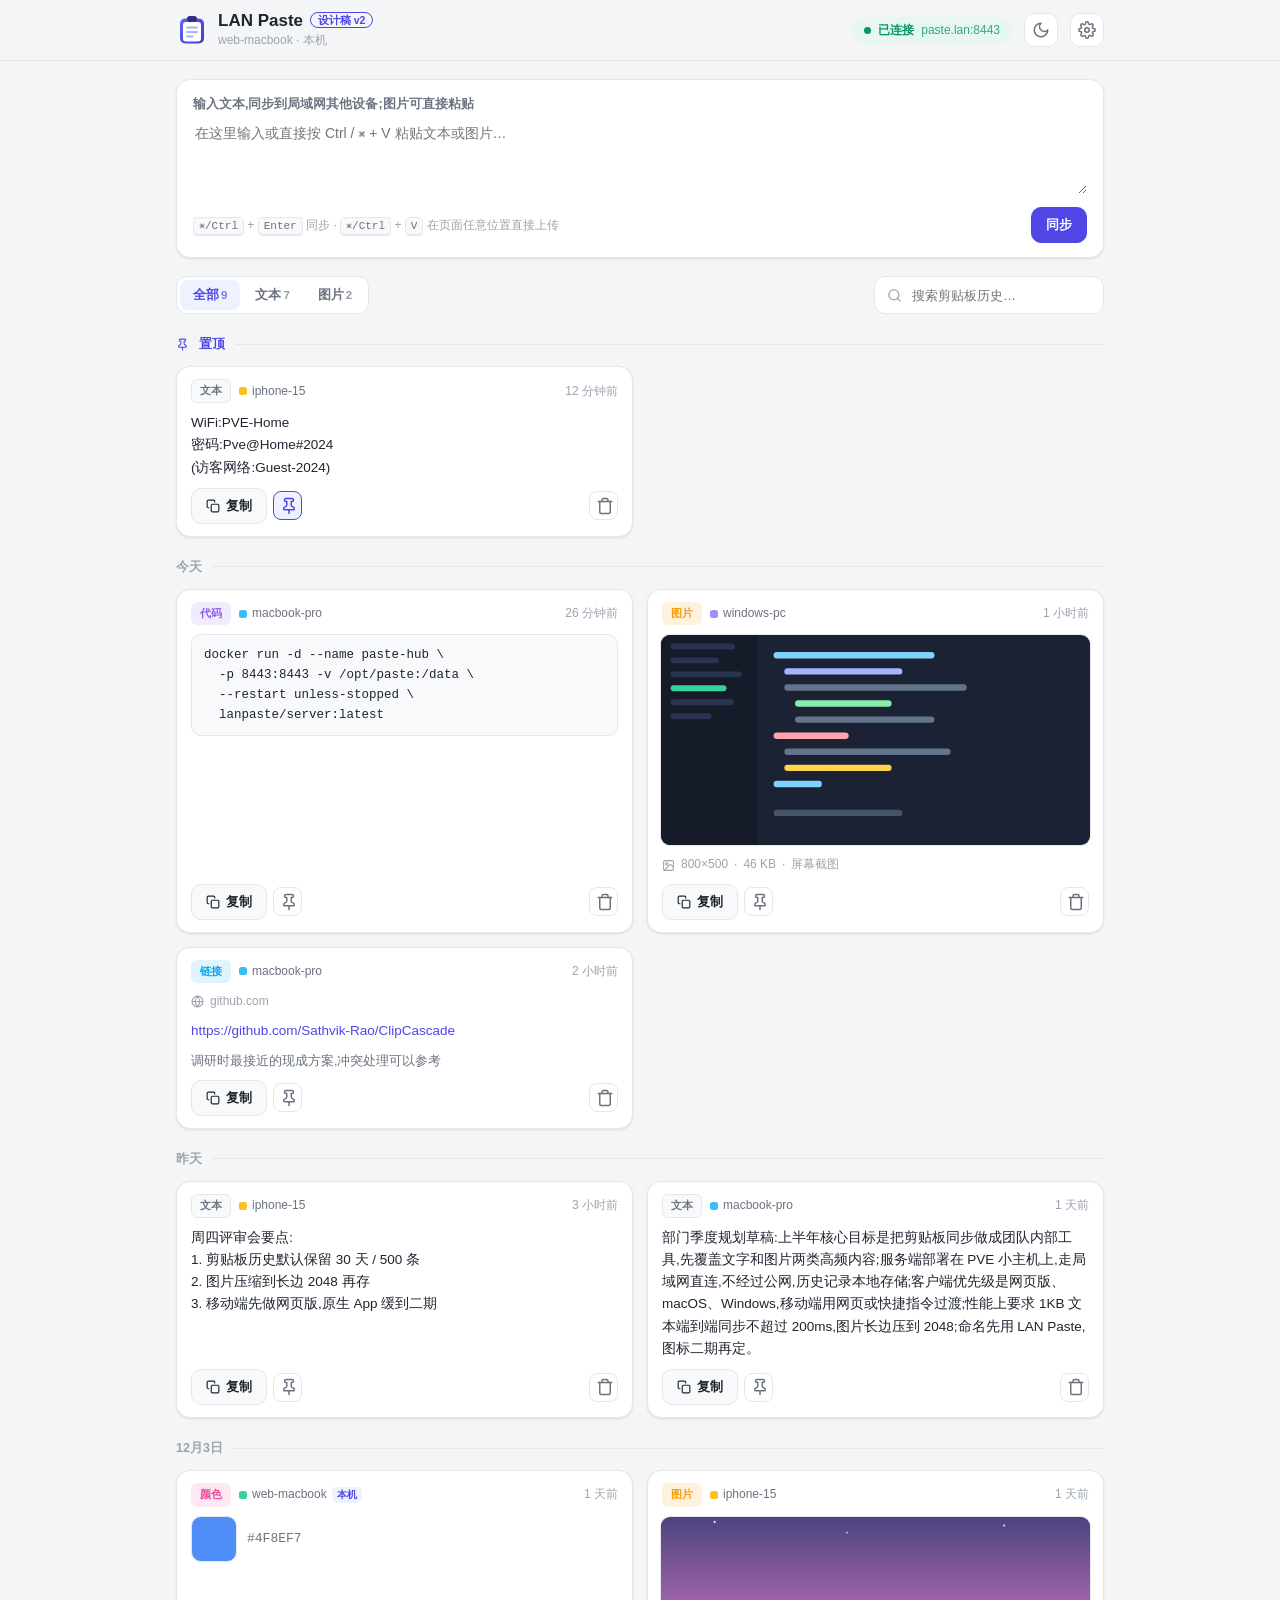
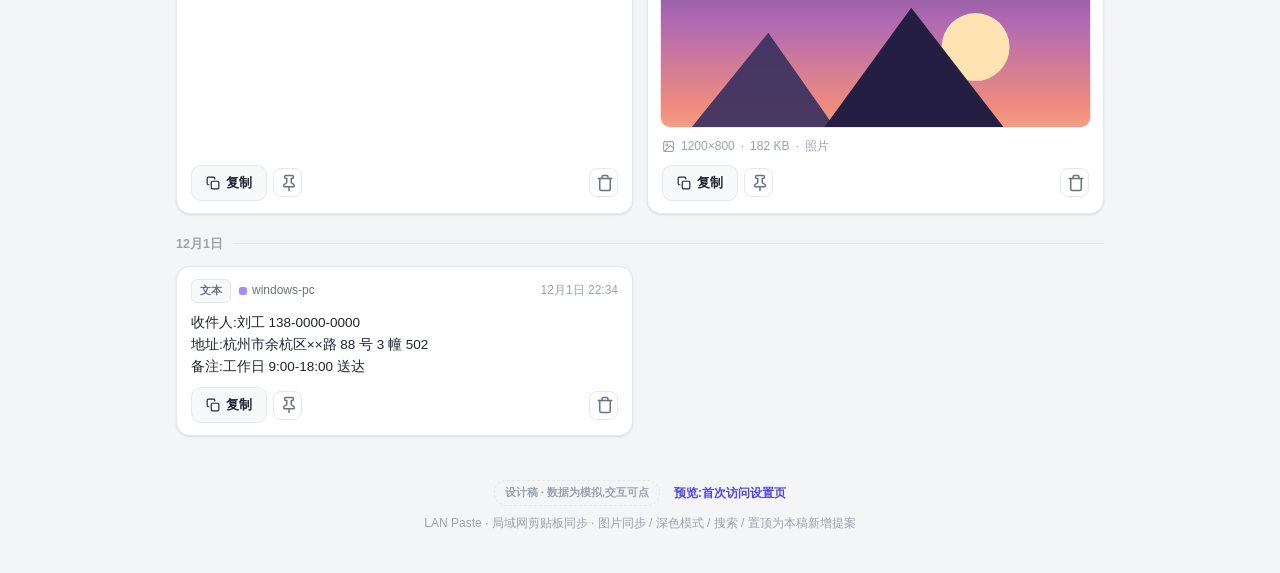
<file: design/web-design-v2.html>
<!doctype html>
<html lang="zh-CN" data-theme="light">
<head>
<meta charset="utf-8">
<meta name="viewport" content="width=device-width, initial-scale=1, viewport-fit=cover">
<title>LAN Paste 网页设计稿 v2(交互演示)</title>
<style>
  :root{
    --bg:#f4f5f7; --card:#ffffff; --card-2:#f8f9fb; --border:#e5e7eb;
    --text:#1f2430; --text-2:#6b7280; --text-3:#9ca3af;
    --accent:#4f46e5; --accent-hover:#4338ca; --accent-soft:#eef2ff; --on-accent:#fff;
    --danger:#dc2626; --ok:#059669; --ok-soft:#e7f6f0;
    --radius:14px;
    --shadow:0 1px 2px rgb(16 24 40 / .05), 0 1px 3px rgb(16 24 40 / .06);
  }
  [data-theme="dark"]{
    --bg:#0f1117; --card:#161923; --card-2:#1b1f2c; --border:#272c3d;
    --text:#e5e7eb; --text-2:#9ca3af; --text-3:#6b7280;
    --accent:#818cf8; --accent-hover:#a5b4fc; --accent-soft:rgb(99 102 241 / .16); --on-accent:#101223;
    --danger:#f87171; --ok:#34d399; --ok-soft:rgb(52 211 153 / .14);
    --shadow:0 1px 2px rgb(0 0 0 / .4), 0 2px 6px rgb(0 0 0 / .35);
  }
  *{box-sizing:border-box}
  body{
    margin:0; background:var(--bg); color:var(--text);
    font-family:-apple-system,BlinkMacSystemFont,"Segoe UI","PingFang SC","Hiragino Sans GB","Microsoft YaHei","Noto Sans CJK SC",sans-serif;
    font-size:15px; line-height:1.6; -webkit-font-smoothing:antialiased;
    transition:background .25s,color .25s;
  }
  button{font-family:inherit;cursor:pointer}
  :focus-visible{outline:2px solid var(--accent);outline-offset:2px}
  ::selection{background:var(--accent-soft)}
  .hidden{display:none!important}
  .container{max-width:960px;margin:0 auto;padding:0 16px 40px}

  /* ---------------- 顶栏 ---------------- */
  .topbar{position:sticky;top:0;z-index:20;border-bottom:1px solid var(--border);
    background:color-mix(in srgb,var(--bg) 86%,transparent);backdrop-filter:blur(8px);-webkit-backdrop-filter:blur(8px)}
  @supports not (background:color-mix(in srgb,red 50%,blue)){.topbar{background:var(--bg)}}
  .topbar-inner{max-width:960px;margin:0 auto;padding:10px 16px;display:flex;align-items:center;gap:12px}
  .brand{display:flex;align-items:center;gap:10px;min-width:0}
  .brand .logo{width:32px;height:32px;flex:none}
  .brand h1{margin:0;font-size:17px;line-height:1.25}
  .brand p{margin:0;font-size:12px;color:var(--text-3)}
  .brand .ver{margin-left:2px;font-size:10.5px;font-weight:700;color:var(--accent);
    border:1px solid var(--accent);border-radius:99px;padding:1px 7px;vertical-align:2px;white-space:nowrap}
  .conn{margin-left:auto;display:inline-flex;align-items:center;gap:7px;padding:4px 12px;border-radius:999px;
    font-size:12px;font-weight:600;background:var(--ok-soft);color:var(--ok);white-space:nowrap}
  .conn .addr{font-weight:500;opacity:.8}
  .dot{width:7px;height:7px;border-radius:50%;background:var(--ok);animation:pulse 2.2s infinite;flex:none}
  @keyframes pulse{0%{box-shadow:0 0 0 0 rgb(16 185 129 / .45)}70%{box-shadow:0 0 0 6px rgb(16 185 129 / 0)}100%{box-shadow:0 0 0 0 rgb(16 185 129 / 0)}}
  .icon-btn{width:34px;height:34px;flex:none;display:grid;place-items:center;border-radius:10px;
    border:1px solid var(--border);background:var(--card);color:var(--text-2);transition:.15s}
  .icon-btn:hover{color:var(--accent);border-color:var(--accent)}
  .icon-btn svg{width:18px;height:18px}
  [data-theme="light"] .i-sun{display:none}
  [data-theme="dark"] .i-moon{display:none}

  /* ---------------- 卡片与通用 ---------------- */
  .card{background:var(--card);border:1px solid var(--border);border-radius:var(--radius);box-shadow:var(--shadow)}
  .btn{display:inline-flex;align-items:center;gap:6px;padding:8px 14px;border-radius:10px;
    border:1px solid var(--border);background:var(--card-2);color:var(--text);font-size:13px;font-weight:600;transition:.15s}
  .btn:hover{border-color:var(--accent);color:var(--accent)}
  .btn.primary{background:var(--accent);border-color:var(--accent);color:var(--on-accent)}
  .btn.primary:hover{background:var(--accent-hover);border-color:var(--accent-hover);color:var(--on-accent)}
  .btn.ghost{background:transparent}
  .btn svg{width:14px;height:14px}
  .btn.ok{border-color:var(--ok);color:var(--ok)}

  /* ---------------- 输入区 ---------------- */
  .composer{margin-top:18px;padding:14px 16px}
  .composer label{display:block;font-size:12.5px;font-weight:600;color:var(--text-2);margin-bottom:6px}
  .composer textarea{width:100%;min-height:74px;resize:vertical;border:0;background:transparent;color:var(--text);
    font:inherit;font-size:14px;line-height:1.6;outline:none}
  .composer-foot{display:flex;align-items:center;justify-content:space-between;gap:10px;margin-top:6px}
  .kbd-hint{font-size:12px;color:var(--text-3)}
  .kbd-hint kbd{font:11px/1 ui-monospace,Menlo,monospace;border:1px solid var(--border);border-bottom-width:2px;
    border-radius:5px;padding:2px 5px;background:var(--card-2);color:var(--text-2)}

  /* ---------------- 工具条 ---------------- */
  .toolbar{display:flex;align-items:center;gap:10px;margin:18px 0 4px;flex-wrap:wrap}
  .seg{display:flex;gap:2px;padding:3px;border:1px solid var(--border);border-radius:11px;background:var(--card)}
  .seg button{border:0;background:transparent;border-radius:8px;padding:6px 13px;font-size:13px;font-weight:600;color:var(--text-2)}
  .seg button.active{background:var(--accent-soft);color:var(--accent)}
  .seg b{font-size:11.5px;opacity:.7;margin-left:2px}
  .search{margin-left:auto;display:flex;align-items:center;gap:8px;width:230px;height:38px;padding:0 12px;
    border:1px solid var(--border);border-radius:11px;background:var(--card);color:var(--text-3)}
  .search svg{width:15px;height:15px;flex:none}
  .search input{flex:1;min-width:0;border:0;background:none;outline:none;color:var(--text);font-size:13px}

  /* ---------------- 日期分组 ---------------- */
  .day{display:flex;align-items:center;gap:10px;margin:20px 0 12px;font-size:12.5px;font-weight:700;color:var(--text-3)}
  .day::after{content:"";flex:1;height:1px;background:var(--border)}
  .day svg{width:13px;height:13px}
  .day.pin{color:var(--accent)}

  /* ---------------- 剪贴卡片流 ---------------- */
  .grid{display:grid;grid-template-columns:repeat(auto-fill,minmax(330px,1fr));gap:14px}
  .item{display:flex;flex-direction:column;gap:9px;background:var(--card);border:1px solid var(--border);
    border-radius:var(--radius);padding:12px 14px;box-shadow:var(--shadow);transition:border-color .15s}
  .item:hover{border-color:var(--text-3)}
  .item-head{display:flex;align-items:center;gap:8px;font-size:12px;color:var(--text-2);min-width:0}
  .badge{flex:none;font-size:11px;font-weight:700;padding:2px 8px;border-radius:6px;
    color:var(--text-2);background:var(--card-2);border:1px solid var(--border)}
  .badge.code{color:#8b5cf6;background:rgb(139 92 246 / .12);border-color:transparent}
  .badge.link{color:#0ea5e9;background:rgb(14 165 233 / .12);border-color:transparent}
  .badge.color{color:#ec4899;background:rgb(236 72 153 / .12);border-color:transparent}
  .badge.image{color:#f59e0b;background:rgb(245 158 11 / .13);border-color:transparent}
  .dev{display:inline-flex;align-items:center;gap:5px;min-width:0;overflow:hidden;text-overflow:ellipsis;white-space:nowrap}
  .dev i{width:8px;height:8px;border-radius:2.5px;flex:none}
  .dev .self{flex:none;font-size:10px;font-weight:700;color:var(--accent);background:var(--accent-soft);
    border-radius:5px;padding:0 5px;line-height:16px}
  .time{margin-left:auto;flex:none;color:var(--text-3)}
  .item-body{font-size:13.5px;line-height:1.65;white-space:pre-wrap;word-break:break-word;position:relative}
  .item-body.clamp{max-height:176px;overflow:hidden}
  .item-body.clamp::after{content:"";position:absolute;left:0;right:0;bottom:0;height:44px;
    background:linear-gradient(180deg,transparent,var(--card))}
  .expand{align-self:flex-start;border:0;background:none;padding:0;font-size:12px;font-weight:700;color:var(--accent)}
  pre.code{margin:0;padding:10px 12px;overflow-x:auto;background:var(--card-2);border:1px solid var(--border);
    border-radius:10px;font:12.5px/1.6 ui-monospace,SFMono-Regular,Menlo,Consolas,monospace;white-space:pre;color:var(--text)}
  a.link{color:var(--accent);text-decoration:none;font-size:13.5px;word-break:break-all}
  a.link:hover{text-decoration:underline}
  .domain{display:flex;align-items:center;gap:6px;font-size:12px;color:var(--text-3)}
  .domain svg{width:13px;height:13px}
  .ldesc{font-size:12.5px;color:var(--text-2)}
  .swatch{display:flex;align-items:center;gap:10px}
  .swatch .chip{width:46px;height:46px;border-radius:10px;border:1px solid var(--border);flex:none}
  .swatch code{font:13px ui-monospace,Menlo,monospace;color:var(--text-2)}
  .thumb{margin:0 -2px;border-radius:10px;overflow:hidden;border:1px solid var(--border);background:var(--card-2);cursor:zoom-in}
  .thumb img{display:block;width:100%;max-height:210px;object-fit:cover}
  .imeta{display:flex;align-items:center;gap:6px;font-size:12px;color:var(--text-3)}
  .imeta svg{width:13px;height:13px}
  .item-foot{display:flex;align-items:center;gap:6px;margin-top:auto}
  .item-foot .spacer{flex:1}
  .icon-btn.sm{width:29px;height:29px;border-radius:8px}
  .icon-btn.sm.danger:hover{color:var(--danger);border-color:var(--danger)}
  .icon-btn.sm.pinned{color:var(--accent);border-color:var(--accent);background:var(--accent-soft)}

  /* ---------------- 空状态 ---------------- */
  .empty{text-align:center;padding:64px 16px;color:var(--text-3)}
  .empty svg{width:46px;height:46px;opacity:.55}
  .empty p{margin:10px 0 2px;font-weight:600;color:var(--text-2)}
  .empty span{font-size:12.5px}

  /* ---------------- 页脚(设计稿说明) ---------------- */
  .foot{margin-top:44px;text-align:center;color:var(--text-3);font-size:12px}
  .mockbar{display:flex;align-items:center;justify-content:center;gap:14px;margin-bottom:8px;flex-wrap:wrap}
  .tag{font-size:11px;font-weight:700;color:var(--text-3);border:1px dashed var(--border);border-radius:99px;padding:3px 10px}
  .linklike{border:0;background:none;color:var(--accent);font-size:12px;font-weight:600;padding:0}
  .linklike:hover{text-decoration:underline}

  /* ---------------- 弹层 ---------------- */
  .modal{position:fixed;inset:0;z-index:60;display:grid;place-items:center;padding:18px;
    background:rgb(10 12 18 / .55);backdrop-filter:blur(3px)}
  .modal-card{width:min(420px,100%);background:var(--card);border:1px solid var(--border);
    border-radius:16px;box-shadow:0 20px 60px rgb(0 0 0 / .3);padding:20px}
  .modal-head{display:flex;align-items:center;justify-content:space-between;margin-bottom:4px}
  .modal-head h2{margin:0;font-size:16px}
  .hint{font-size:12.5px;color:var(--text-2);margin:2px 0 14px}
  .hint code{font:12px ui-monospace,Menlo,monospace;background:var(--card-2);border:1px solid var(--border);
    border-radius:5px;padding:1px 5px}
  .modal-card label{display:block;font-size:12.5px;font-weight:600;color:var(--text-2);margin:10px 0 4px}
  .modal-card input{width:100%;height:38px;padding:0 12px;border:1px solid var(--border);border-radius:10px;
    background:var(--card-2);color:var(--text);font-size:13.5px;outline:none}
  .modal-card input:focus{border-color:var(--accent)}
  .form-actions{display:flex;gap:8px;margin-top:16px}
  .fine{margin:14px 0 0;font-size:11.5px;color:var(--text-3)}
  .lb{position:fixed;inset:0;z-index:70;display:grid;place-items:center;cursor:zoom-out;
    background:rgb(8 10 16 / .82);backdrop-filter:blur(4px)}
  .lb img{max-width:92vw;max-height:78vh;border-radius:12px;box-shadow:0 20px 60px rgb(0 0 0 / .5)}
  .lb figcaption{margin:0;text-align:center;color:#cbd5e1;font-size:12.5px;margin-top:10px}
  .toast{position:fixed;left:50%;bottom:30px;z-index:90;transform:translateX(-50%) translateY(10px);
    opacity:0;pointer-events:none;transition:.25s;background:var(--text);color:var(--bg);
    padding:9px 16px;border-radius:10px;font-size:13px;box-shadow:0 8px 24px rgb(0 0 0 / .25)}
  .toast.show{opacity:1;transform:translateX(-50%)}

  /* ---------------- 移动端 ---------------- */
  @media (max-width:680px){
    .grid{grid-template-columns:1fr}
    .search{flex:1;width:auto;margin-left:0}
    .toolbar{align-items:stretch}
    .conn .addr{display:none}
    .composer-foot{flex-direction:column-reverse;align-items:stretch}
    .composer-foot .btn{justify-content:center}
    .brand p{display:none}
  }
</style>
</head>
<body>

<header class="topbar">
  <div class="topbar-inner">
    <div class="brand">
      <svg class="logo" viewBox="0 0 64 64" aria-hidden="true">
        <defs><linearGradient id="lg" x1="0" y1="0" x2="1" y2="1">
          <stop offset="0" stop-color="#6366f1"/><stop offset="1" stop-color="#4338ca"/>
        </linearGradient></defs>
        <rect x="8" y="9" width="48" height="50" rx="10" fill="url(#lg)"/>
        <rect x="22" y="4" width="20" height="12" rx="6" fill="#312e81"/>
        <rect x="14" y="16" width="36" height="39" rx="6" fill="#fff"/>
        <g stroke="#a5b4fc" stroke-width="4" stroke-linecap="round">
          <line x1="22" y1="27" x2="42" y2="27"/><line x1="22" y1="36" x2="42" y2="36"/><line x1="22" y1="45" x2="33" y2="45"/>
        </g>
      </svg>
      <div>
        <h1>LAN Paste <span class="ver">设计稿 v2</span></h1>
        <p id="deviceLabel">web-macbook · 本机</p>
      </div>
    </div>
    <span class="conn"><span class="dot"></span>已连接<span class="addr">paste.lan:8443</span></span>
    <button class="icon-btn" id="themeBtn" title="切换深色 / 浅色" aria-label="切换主题">
      <svg class="i-moon" viewBox="0 0 24 24" fill="none" stroke="currentColor" stroke-width="2" stroke-linecap="round" stroke-linejoin="round"><path d="M12 3a6 6 0 0 0 9 9 9 9 0 1 1-9-9Z"/></svg>
      <svg class="i-sun" viewBox="0 0 24 24" fill="none" stroke="currentColor" stroke-width="2" stroke-linecap="round" stroke-linejoin="round"><circle cx="12" cy="12" r="4"/><path d="M12 2v2M12 20v2m-7.07-15.07 1.41 1.41m11.32 11.32 1.41 1.41M2 12h2m16 0h2M4.93 19.07l1.41-1.41M17.66 6.34l1.41-1.41"/></svg>
    </button>
    <button class="icon-btn" id="setupBtn" title="服务器 / Token / 设备名" aria-label="设置">
      <svg viewBox="0 0 24 24" fill="none" stroke="currentColor" stroke-width="2" stroke-linecap="round" stroke-linejoin="round"><circle cx="12" cy="12" r="3"/><path d="M19.4 15a1.65 1.65 0 0 0 .33 1.82l.06.06a2 2 0 1 1-2.83 2.83l-.06-.06a1.65 1.65 0 0 0-1.82-.33 1.65 1.65 0 0 0-1 1.51V21a2 2 0 1 1-4 0v-.09a1.65 1.65 0 0 0-1-1.51 1.65 1.65 0 0 0-1.82.33l-.06.06a2 2 0 1 1-2.83-2.83l.06-.06a1.65 1.65 0 0 0 .33-1.82 1.65 1.65 0 0 0-1.51-1H3a2 2 0 1 1 0-4h.09a1.65 1.65 0 0 0 1.51-1 1.65 1.65 0 0 0-.33-1.82l-.06-.06a2 2 0 1 1 2.83-2.83l.06.06a1.65 1.65 0 0 0 1.82.33h.01a1.65 1.65 0 0 0 1-1.51V3a2 2 0 1 1 4 0v.09a1.65 1.65 0 0 0 1 1.51h.01a1.65 1.65 0 0 0 1.82-.33l.06-.06a2 2 0 1 1 2.83 2.83l-.06.06a1.65 1.65 0 0 0-.33 1.82v.01a1.65 1.65 0 0 0 1.51 1H21a2 2 0 1 1 0 4h-.09a1.65 1.65 0 0 0-1.51 1Z"/></svg>
    </button>
  </div>
</header>

<main class="container">

  <!-- 输入区:文本 + 直接粘贴图片 -->
  <section class="card composer">
    <label for="editor">输入文本,同步到局域网其他设备;图片可直接粘贴</label>
    <textarea id="editor" spellcheck="false" placeholder="在这里输入或直接按 Ctrl / ⌘ + V 粘贴文本或图片…"></textarea>
    <div class="composer-foot">
      <span class="kbd-hint"><kbd>⌘/Ctrl</kbd> + <kbd>Enter</kbd> 同步 · <kbd>⌘/Ctrl</kbd> + <kbd>V</kbd> 在页面任意位置直接上传</span>
      <button class="btn primary" id="sendBtn" type="button">同步</button>
    </div>
  </section>

  <!-- 工具条:筛选 + 搜索 -->
  <section class="toolbar">
    <div class="seg" id="seg">
      <button data-f="all" class="active">全部<b id="cAll"></b></button>
      <button data-f="text">文本<b id="cText"></b></button>
      <button data-f="image">图片<b id="cImg"></b></button>
    </div>
    <div class="search">
      <svg viewBox="0 0 24 24" fill="none" stroke="currentColor" stroke-width="2" stroke-linecap="round"><circle cx="11" cy="11" r="8"/><path d="m21 21-4.3-4.3"/></svg>
      <input id="q" type="search" placeholder="搜索剪贴板历史…">
    </div>
  </section>

  <!-- 卡片流 -->
  <div id="groups"></div>
  <div id="empty" class="empty hidden">
    <svg viewBox="0 0 24 24" fill="none" stroke="currentColor" stroke-width="1.6" stroke-linecap="round" stroke-linejoin="round"><path d="M22 12h-6l-2 3h-4l-2-3H2"/><path d="M5.45 5.11 2 12v6a2 2 0 0 0 2 2h16a2 2 0 0 0 2-2v-6l-3.45-6.89A2 2 0 0 0 16.76 4H7.24a2 2 0 0 0-1.79 1.11Z"/></svg>
    <p>没有匹配的内容</p>
    <span>试试其他关键词,或切换筛选条件</span>
  </div>

  <footer class="foot">
    <div class="mockbar">
      <span class="tag">设计稿 · 数据为模拟,交互可点</span>
      <button class="linklike" id="setupPrev" type="button">预览:首次访问设置页</button>
    </div>
    LAN Paste · 局域网剪贴板同步 · 图片同步 / 深色模式 / 搜索 / 置顶为本稿新增提案
  </footer>
</main>

<!-- 首访设置页预览 -->
<div id="setupModal" class="modal hidden">
  <div class="modal-card">
    <div class="modal-head">
      <h2>连接到服务器</h2>
      <button class="icon-btn sm" id="closeSetup" aria-label="关闭">
        <svg viewBox="0 0 24 24" fill="none" stroke="currentColor" stroke-width="2" stroke-linecap="round"><path d="M18 6 6 18M6 6l12 12"/></svg>
      </button>
    </div>
    <p class="hint">首次访问(未配置)时整页显示此卡片。Token 见服务端启动日志,或数据目录下的 <code>token</code> 文件。</p>
    <label>服务器地址</label><input value="http://192.168.1.10:8443" readonly>
    <label>访问 Token</label><input type="password" value="9f2c-····" readonly>
    <label>设备名</label><input value="web-macbook" readonly>
    <div class="form-actions">
      <button class="btn primary" type="button">保存并连接</button>
      <button class="btn ghost" type="button" id="cancelSetup">取消</button>
    </div>
    <p class="fine">· 地址默认填当前访问的 origin,手机扫码打开时无需修改<br>· 配置保存在浏览器 localStorage,不经过服务端</p>
  </div>
</div>

<!-- 图片灯箱 -->
<div id="lb" class="lb hidden"><figure><img id="lbImg" alt=""><figcaption id="lbMeta"></figcaption></figure></div>
<div id="toast" class="toast" role="status"></div>

<script>
(function(){
  'use strict';
  var $=function(s){return document.querySelector(s)};
  var groupsEl=$('#groups'), emptyEl=$('#empty'), box=$('#editor');

  /* ---------- 图标 ---------- */
  function svg(p){return '<svg viewBox="0 0 24 24" fill="none" stroke="currentColor" stroke-width="2" stroke-linecap="round" stroke-linejoin="round" aria-hidden="true">'+p+'</svg>'}
  var I={
    copy:svg('<rect x="9" y="9" width="13" height="13" rx="2"/><path d="M5 15H4a2 2 0 0 1-2-2V4a2 2 0 0 1 2-2h9a2 2 0 0 1 2 2v1"/>'),
    pin:svg('<path d="M12 17v5"/><path d="M9 10.76a2 2 0 0 1-1.11 1.79l-1.78.9A2 2 0 0 0 5 15.24V16a1 1 0 0 0 1 1h12a1 1 0 0 0 1-1v-.76a2 2 0 0 0-1.11-1.79l-1.78-.9A2 2 0 0 1 15 10.76V6h1a2 2 0 0 0 0-4H8a2 2 0 0 0 0 4h1z"/>'),
    trash:svg('<path d="M3 6h18"/><path d="M19 6v14a2 2 0 0 1-2 2H7a2 2 0 0 1-2-2V6"/><path d="M8 6V4a2 2 0 0 1 2-2h4a2 2 0 0 1 2 2v2"/>'),
    img:svg('<rect x="3" y="3" width="18" height="18" rx="2"/><circle cx="9" cy="9" r="2"/><path d="m21 15-4.35-4.35a1.5 1.5 0 0 0-2.12 0L5 20"/>'),
    globe:svg('<circle cx="12" cy="12" r="10"/><path d="M2 12h20"/><path d="M12 2a15.3 15.3 0 0 1 4 10 15.3 15.3 0 0 1-4 10 15.3 15.3 0 0 1-4-10 15.3 15.3 0 0 1 4-10z"/>'),
    check:svg('<path d="M20 6 9 17l-5-5"/>')
  };
  var PIN='<svg viewBox="0 0 24 24" fill="none" stroke="currentColor" stroke-width="2" stroke-linecap="round" stroke-linejoin="round"><path d="M12 17v5"/><path d="M9 10.76a2 2 0 0 1-1.11 1.79l-1.78.9A2 2 0 0 0 5 15.24V16a1 1 0 0 0 1 1h12a1 1 0 0 0 1-1v-.76a2 2 0 0 0-1.11-1.79l-1.78-.9A2 2 0 0 1 15 10.76V6h1a2 2 0 0 0 0-4H8a2 2 0 0 0 0 4h1z"/></svg>';

  /* ---------- 模拟图片(SVG 生成,演示图片卡片与灯箱) ---------- */
  var SHOT='<svg xmlns="http://www.w3.org/2000/svg" width="800" height="500">'
    +'<rect width="800" height="500" fill="#1b2233"/><rect width="800" height="46" fill="#151b29"/>'
    +'<circle cx="24" cy="23" r="6" fill="#ff5f57"/><circle cx="44" cy="23" r="6" fill="#febc2e"/><circle cx="64" cy="23" r="6" fill="#28c840"/>'
    +'<rect x="620" y="15" width="80" height="16" rx="8" fill="#232c42"/>'
    +'<rect y="46" width="180" height="454" fill="#151b29"/>'
    +'<rect x="18" y="70" width="120" height="11" rx="5.5" fill="#2a3450"/><rect x="18" y="96" width="90" height="11" rx="5.5" fill="#2a3450"/>'
    +'<rect x="18" y="122" width="132" height="11" rx="5.5" fill="#2a3450"/><rect x="18" y="148" width="104" height="11" rx="5.5" fill="#34d399"/>'
    +'<rect x="18" y="174" width="118" height="11" rx="5.5" fill="#2a3450"/><rect x="18" y="200" width="76" height="11" rx="5.5" fill="#2a3450"/>'
    +'<rect x="210" y="86" width="300" height="12" rx="6" fill="#7dd3fc"/><rect x="230" y="116" width="220" height="12" rx="6" fill="#a5b4fc"/>'
    +'<rect x="230" y="146" width="340" height="12" rx="6" fill="#64748b"/><rect x="250" y="176" width="180" height="12" rx="6" fill="#86efac"/>'
    +'<rect x="250" y="206" width="260" height="12" rx="6" fill="#64748b"/><rect x="210" y="236" width="140" height="12" rx="6" fill="#fda4af"/>'
    +'<rect x="230" y="266" width="310" height="12" rx="6" fill="#64748b"/><rect x="230" y="296" width="200" height="12" rx="6" fill="#fcd34d"/>'
    +'<rect x="210" y="326" width="90" height="12" rx="6" fill="#7dd3fc"/><rect x="210" y="380" width="240" height="12" rx="6" fill="#475569"/></svg>';
  var PHOTO='<svg xmlns="http://www.w3.org/2000/svg" width="1200" height="800">'
    +'<defs><linearGradient id="g" x1="0" y1="0" x2="0" y2="1">'
    +'<stop offset="0" stop-color="#28356b"/><stop offset=".5" stop-color="#b06ab3"/><stop offset=".8" stop-color="#f08c7d"/><stop offset="1" stop-color="#fbc490"/></linearGradient></defs>'
    +'<rect width="1200" height="800" fill="url(#g)"/>'
    +'<circle cx="150" cy="120" r="3" fill="#fff" opacity=".9"/><circle cx="320" cy="70" r="2.2" fill="#fff" opacity=".7"/>'
    +'<circle cx="520" cy="150" r="2.6" fill="#fff" opacity=".8"/><circle cx="760" cy="60" r="2" fill="#fff" opacity=".6"/>'
    +'<circle cx="960" cy="130" r="3" fill="#fff" opacity=".85"/><circle cx="880" cy="470" r="95" fill="#ffe3b3"/>'
    +'<polygon points="0,800 300,430 560,800" fill="#3a3160" opacity=".92"/><polygon points="380,800 700,360 1040,800" fill="#241f42"/>'
    +'<rect y="760" width="1200" height="40" fill="#1b1836"/></svg>';
  var IMG_SHOT='data:image/svg+xml,'+encodeURIComponent(SHOT);
  var IMG_PHOTO='data:image/svg+xml,'+encodeURIComponent(PHOTO);

  /* ---------- 模拟数据 ---------- */
  var devices={
    mac:{name:'macbook-pro',color:'#38bdf8'},
    win:{name:'windows-pc',color:'#a78bfa'},
    iphone:{name:'iphone-15',color:'#fbbf24'},
    web:{name:'web-macbook',color:'#34d399',self:true}
  };
  var T=Date.now(),MI=6e4,H=36e5,D=864e5;
  var items=[
    {id:1,type:'text',sub:'text',pinned:true,dev:'iphone',t:T-12*MI,
     content:'WiFi:PVE-Home\n密码:Pve@Home#2024\n(访客网络:Guest-2024)'},
    {id:2,type:'text',sub:'code',dev:'mac',t:T-26*MI,
     content:'docker run -d --name paste-hub \\\n  -p 8443:8443 -v /opt/paste:/data \\\n  --restart unless-stopped \\\n  lanpaste/server:latest'},
    {id:3,type:'image',dev:'win',t:T-1.4*H,src:IMG_SHOT,w:800,h:500,size:'46 KB',note:'屏幕截图',pinned:false},
    {id:4,type:'text',sub:'link',dev:'mac',t:T-2.1*H,
     content:'https://github.com/Sathvik-Rao/ClipCascade — 调研时最接近的现成方案,冲突处理可以参考',pinned:false},
    {id:5,type:'text',sub:'text',dev:'iphone',t:T-3.2*H,
     content:'周四评审会要点:\n1. 剪贴板历史默认保留 30 天 / 500 条\n2. 图片压缩到长边 2048 再存\n3. 移动端先做网页版,原生 App 缓到二期',pinned:false},
    {id:6,type:'text',sub:'text',dev:'mac',t:T-26*H,
     content:'部门季度规划草稿:上半年核心目标是把剪贴板同步做成团队内部工具,先覆盖文字和图片两类高频内容;服务端部署在 PVE 小主机上,走局域网直连,不经过公网,历史记录本地存储;客户端优先级是网页版、macOS、Windows,移动端用网页或快捷指令过渡;性能上要求 1KB 文本端到端同步不超过 200ms,图片长边压到 2048;命名先用 LAN Paste,图标二期再定。',pinned:false},
    {id:7,type:'text',sub:'color',dev:'web',t:T-27*H,content:'#4F8EF7',pinned:false},
    {id:8,type:'image',dev:'iphone',t:T-29*H,src:IMG_PHOTO,w:1200,h:800,size:'182 KB',note:'照片',pinned:false},
    {id:9,type:'text',sub:'text',dev:'win',t:T-3*D-4*H,
     content:'收件人:刘工 138-0000-0000\n地址:杭州市余杭区××路 88 号 3 幢 502\n备注:工作日 9:00-18:00 送达',pinned:false}
  ];

  var state={filter:'all',q:''};

  /* ---------- 工具函数 ---------- */
  function esc(s){return String(s).replace(/[&<>"]/g,function(c){return{'&':'&amp;','<':'&lt;','>':'&gt;','"':'&quot;'}[c]})}
  function pad(n){return n<10?'0'+n:''+n}
  function fmtRel(t){
    var s=Date.now()-t;
    if(s<6e4)return '刚刚';
    if(s<36e5)return Math.floor(s/6e4)+' 分钟前';
    if(s<864e5)return Math.floor(s/36e5)+' 小时前';
    if(s<2*864e5)return '1 天前';
    var d=new Date(t);return (d.getMonth()+1)+'月'+d.getDate()+'日 '+pad(d.getHours())+':'+pad(d.getMinutes());
  }
  function dayLabel(t){
    var d=new Date(t),n=new Date();
    var mid=function(x){return new Date(x.getFullYear(),x.getMonth(),x.getDate()).getTime()};
    var diff=(mid(n)-mid(d))/864e5;
    if(diff<1)return '今天';
    if(diff<2)return '昨天';
    return (d.getMonth()+1)+'月'+d.getDate()+'日';
  }
  function detect(v){
    var t=v.trim();
    if(/^https?:\/\/\S+$/i.test(t))return 'link';
    if(/^#([0-9a-f]{6}|[0-9a-f]{3})$/i.test(t))return 'color';
    if(/\b(function|const |let |import |def |class |docker |curl |git )/.test(t)||
       (t.split('\n').length>2&&/[{};=]/.test(t)))return 'code';
    return 'text';
  }
  var toastTimer=null;
  function toast(msg){
    var el=$('#toast');el.textContent=msg;el.classList.add('show');
    clearTimeout(toastTimer);toastTimer=setTimeout(function(){el.classList.remove('show')},1900);
  }
  function copyText(s){
    function fallback(){
      var ta=document.createElement('textarea');ta.value=s;ta.style.cssText='position:fixed;opacity:0';
      document.body.appendChild(ta);ta.select();
      try{document.execCommand('copy')}catch(e){}
      ta.remove();
    }
    if(navigator.clipboard&&navigator.clipboard.writeText){
      return navigator.clipboard.writeText(s).catch(fallback);
    }
    fallback();return Promise.resolve();
  }

  /* ---------- 渲染 ---------- */
  function bodyHTML(it){
    if(it.type==='image'){
      return '<div class="thumb" data-act="zoom" title="点击查看大图"><img src="'+it.src+'" alt=""></div>'
        +'<div class="imeta">'+I.img+'<span>'+it.w+'×'+it.h+'</span><span>·</span><span>'+esc(it.size)+'</span><span>·</span><span>'+esc(it.note)+'</span></div>';
    }
    if(it.sub==='code')return '<pre class="code">'+esc(it.content)+'</pre>';
    if(it.sub==='link'){
      var m=it.content.match(/https?:\/\/[^\s]+/),url=m?m[0]:it.content;
      var rest=it.content.slice(url.length).replace(/^[\s—–-]+/,'');
      var host=url;try{host=new URL(url).host}catch(e){}
      return '<div class="domain">'+I.globe+'<span>'+esc(host)+'</span></div>'
        +'<a class="link" href="'+esc(url)+'" target="_blank" rel="noreferrer">'+esc(url)+'</a>'
        +(rest?'<div class="ldesc">'+esc(rest)+'</div>':'');
    }
    if(it.sub==='color'){
      return '<div class="swatch"><span class="chip" style="background:'+esc(it.content)+'"></span><code>'+esc(it.content)+'</code></div>';
    }
    var long=it.content.length>260||it.content.split('\n').length>8;
    return '<div class="item-body'+(long?' clamp':'')+'">'+esc(it.content)+'</div>'
      +(long?'<button class="expand" data-act="expand">展开</button>':'');
  }
  function cardHTML(it){
    var d=devices[it.dev],sub=it.sub||it.type;
    var name={text:'文本',code:'代码',link:'链接',color:'颜色',image:'图片'}[sub];
    return '<article class="item" data-id="'+it.id+'">'
      +'<div class="item-head">'
      +'<span class="badge '+sub+'">'+name+'</span>'
      +'<span class="dev"><i style="background:'+d.color+'"></i>'+esc(d.name)
      +(d.self?'<span class="self">本机</span>':'')+'</span>'
      +'<span class="time">'+fmtRel(it.t)+'</span></div>'
      +bodyHTML(it)
      +'<div class="item-foot">'
      +'<button class="btn" data-act="copy">'+I.copy+'<span class="lbl">复制</span></button>'
      +'<button class="icon-btn sm'+(it.pinned?' pinned':'')+'" data-act="pin" title="'+(it.pinned?'取消置顶':'置顶')+'">'+I.pin+'</button>'
      +'<span class="spacer"></span>'
      +'<button class="icon-btn sm danger" data-act="del" title="删除">'+I.trash+'</button>'
      +'</div></article>';
  }
  function render(){
    var q=state.q.trim().toLowerCase();
    var list=items.filter(function(it){
      var okType=state.filter==='all'||(state.filter==='text'&&it.type==='text')||(state.filter==='image'&&it.type==='image');
      if(!okType)return false;
      if(!q)return true;
      var hay=((it.content||'')+' '+(it.note||'')).toLowerCase();
      return hay.indexOf(q)!==-1;
    });
    $('#cAll').textContent=items.length;
    $('#cText').textContent=items.filter(function(i){return i.type==='text'}).length;
    $('#cImg').textContent=items.filter(function(i){return i.type==='image'}).length;

    var pins=list.filter(function(i){return i.pinned}).sort(function(a,b){return b.t-a.t});
    var rest=list.filter(function(i){return !i.pinned}).sort(function(a,b){return b.t-a.t});
    var html='';
    if(pins.length){
      html+='<div class="day pin">'+PIN+'置顶</div><div class="grid">'+pins.map(cardHTML).join('')+'</div>';
    }
    var groups=[],last=null;
    rest.forEach(function(it){
      var d=dayLabel(it.t);
      if(d!==last){groups.push({d:d,items:[]});last=d}
      groups[groups.length-1].items.push(it);
    });
    groups.forEach(function(g){
      html+='<div class="day">'+esc(g.d)+'</div><div class="grid">'+g.items.map(cardHTML).join('')+'</div>';
    });
    groupsEl.innerHTML=html;
    emptyEl.classList.toggle('hidden',list.length>0);
  }
  function find(node){
    var id=+node.closest('.item').getAttribute('data-id');
    for(var i=0;i<items.length;i++)if(items[i].id===id)return items[i];
    return null;
  }

  /* ---------- 卡片动作 ---------- */
  groupsEl.addEventListener('click',function(e){
    var zoom=e.target.closest('[data-act="zoom"]');
    if(zoom){var zit=find(zoom);if(zit)openLb(zit);return}
    var btn=e.target.closest('[data-act]');if(!btn)return;
    var it=find(btn),act=btn.getAttribute('data-act');
    if(!it)return;
    if(act==='pin'){it.pinned=!it.pinned;render()}
    else if(act==='del'){items=items.filter(function(x){return x!==it});render();toast('已删除')}
    else if(act==='expand'){
      var b=btn.previousElementSibling,c=b.classList.toggle('clamp');
      btn.textContent=c?'展开':'收起';
    }
    else if(act==='copy'){
      if(it.type==='image'){toast('图片已复制到剪贴板(示意)');return}
      copyText(it.content).then(function(){
        var l=btn.querySelector('.lbl');if(!l)return;
        var old=l.textContent;l.textContent='已复制';btn.classList.add('ok');
        setTimeout(function(){l.textContent=old;btn.classList.remove('ok')},1400);
      });
    }
  });

  /* ---------- 发送 / 粘贴 ---------- */
  function send(){
    var v=box.value.trim();if(!v)return;
    items.unshift({id:Date.now(),type:'text',sub:detect(v),dev:'web',t:Date.now(),content:v,pinned:false});
    box.value='';render();toast('已同步到 3 台其他设备');
  }
  $('#sendBtn').addEventListener('click',send);
  box.addEventListener('keydown',function(e){
    if(e.key==='Enter'&&!e.shiftKey){e.preventDefault();send()}
  });
  box.addEventListener('paste',function(e){
    var its=e.clipboardData&&e.clipboardData.items;if(!its)return;
    for(var i=0;i<its.length;i++){
      if(its[i].type.indexOf('image')===0){
        e.preventDefault();
        items.unshift({id:Date.now(),type:'image',dev:'web',t:Date.now(),src:IMG_PHOTO,w:1200,h:800,size:'—',note:'网页粘贴的图片',pinned:false});
        render();toast('已捕获粘贴的图片,将同步到所有设备');
        return;
      }
    }
  });

  /* ---------- 筛选 / 搜索 / 主题 ---------- */
  $('#seg').addEventListener('click',function(e){
    var b=e.target.closest('button[data-f]');if(!b)return;
    state.filter=b.getAttribute('data-f');
    document.querySelectorAll('#seg button').forEach(function(x){x.classList.toggle('active',x===b)});
    render();
  });
  $('#q').addEventListener('input',function(){state.q=this.value;render()});

  function setTheme(t){
    document.documentElement.setAttribute('data-theme',t);
    try{localStorage.setItem('lp-mock-theme',t)}catch(e){}
  }
  try{var sv=localStorage.getItem('lp-mock-theme');
    if(sv)setTheme(sv);
    else if(window.matchMedia&&matchMedia('(prefers-color-scheme: dark)').matches)setTheme('dark');
  }catch(e){}
  $('#themeBtn').addEventListener('click',function(){
    setTheme(document.documentElement.getAttribute('data-theme')==='dark'?'light':'dark');
  });

  /* ---------- 灯箱 / 设置页预览 ---------- */
  function openLb(it){
    $('#lbImg').src=it.src;
    $('#lbMeta').textContent=it.w+'×'+it.h+' · '+it.size+' · '+devices[it.dev].name+' · '+fmtRel(it.t);
    $('#lb').classList.remove('hidden');
  }
  $('#lb').addEventListener('click',function(){$('#lb').classList.add('hidden')});
  $('#setupBtn').addEventListener('click',function(){$('#setupModal').classList.remove('hidden')});
  $('#setupPrev').addEventListener('click',function(){$('#setupModal').classList.remove('hidden')});
  $('#closeSetup').addEventListener('click',hideSetup);
  $('#cancelSetup').addEventListener('click',hideSetup);
  $('#setupModal').addEventListener('click',function(e){if(e.target===this)hideSetup()});
  function hideSetup(){$('#setupModal').classList.add('hidden')}
  document.addEventListener('keydown',function(e){
    if(e.key==='Escape'){hideSetup();$('#lb').classList.add('hidden')}
  });

  render();
})();
</script>
</body>
</html>
</file>
